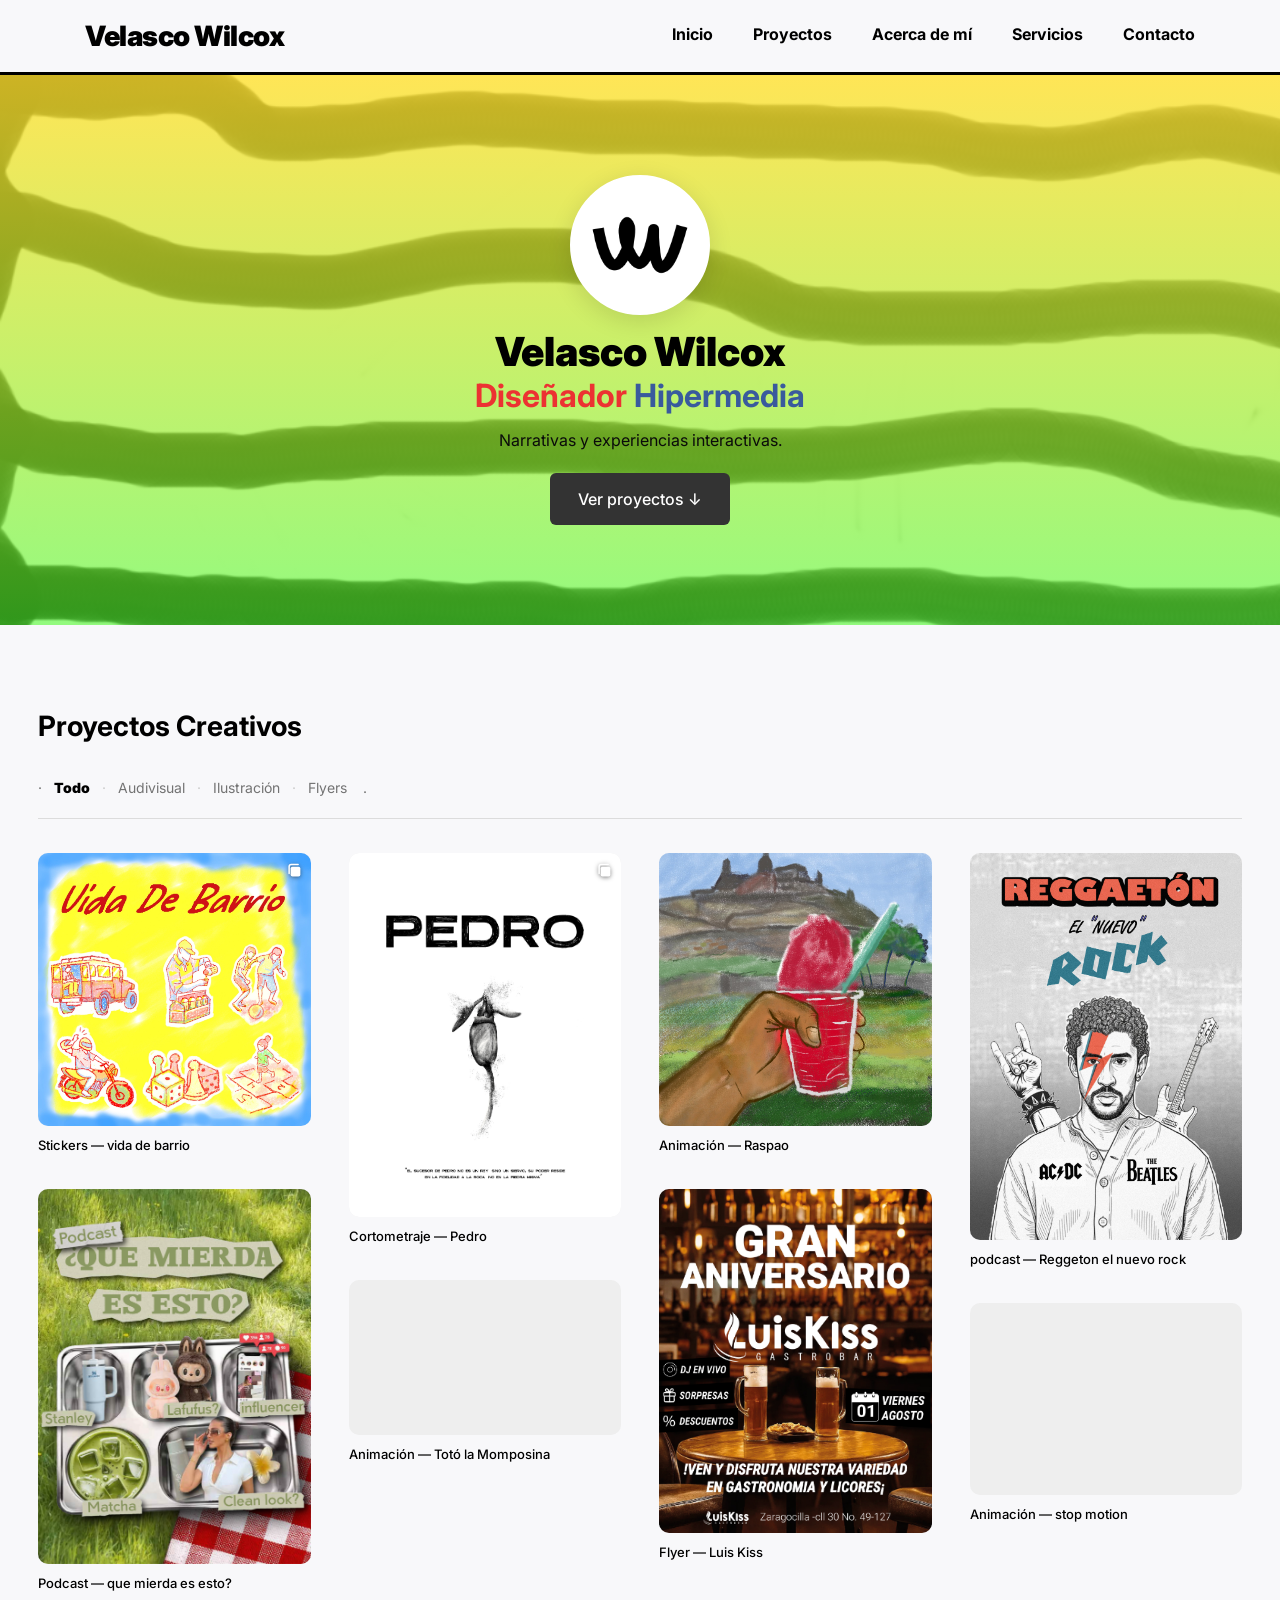
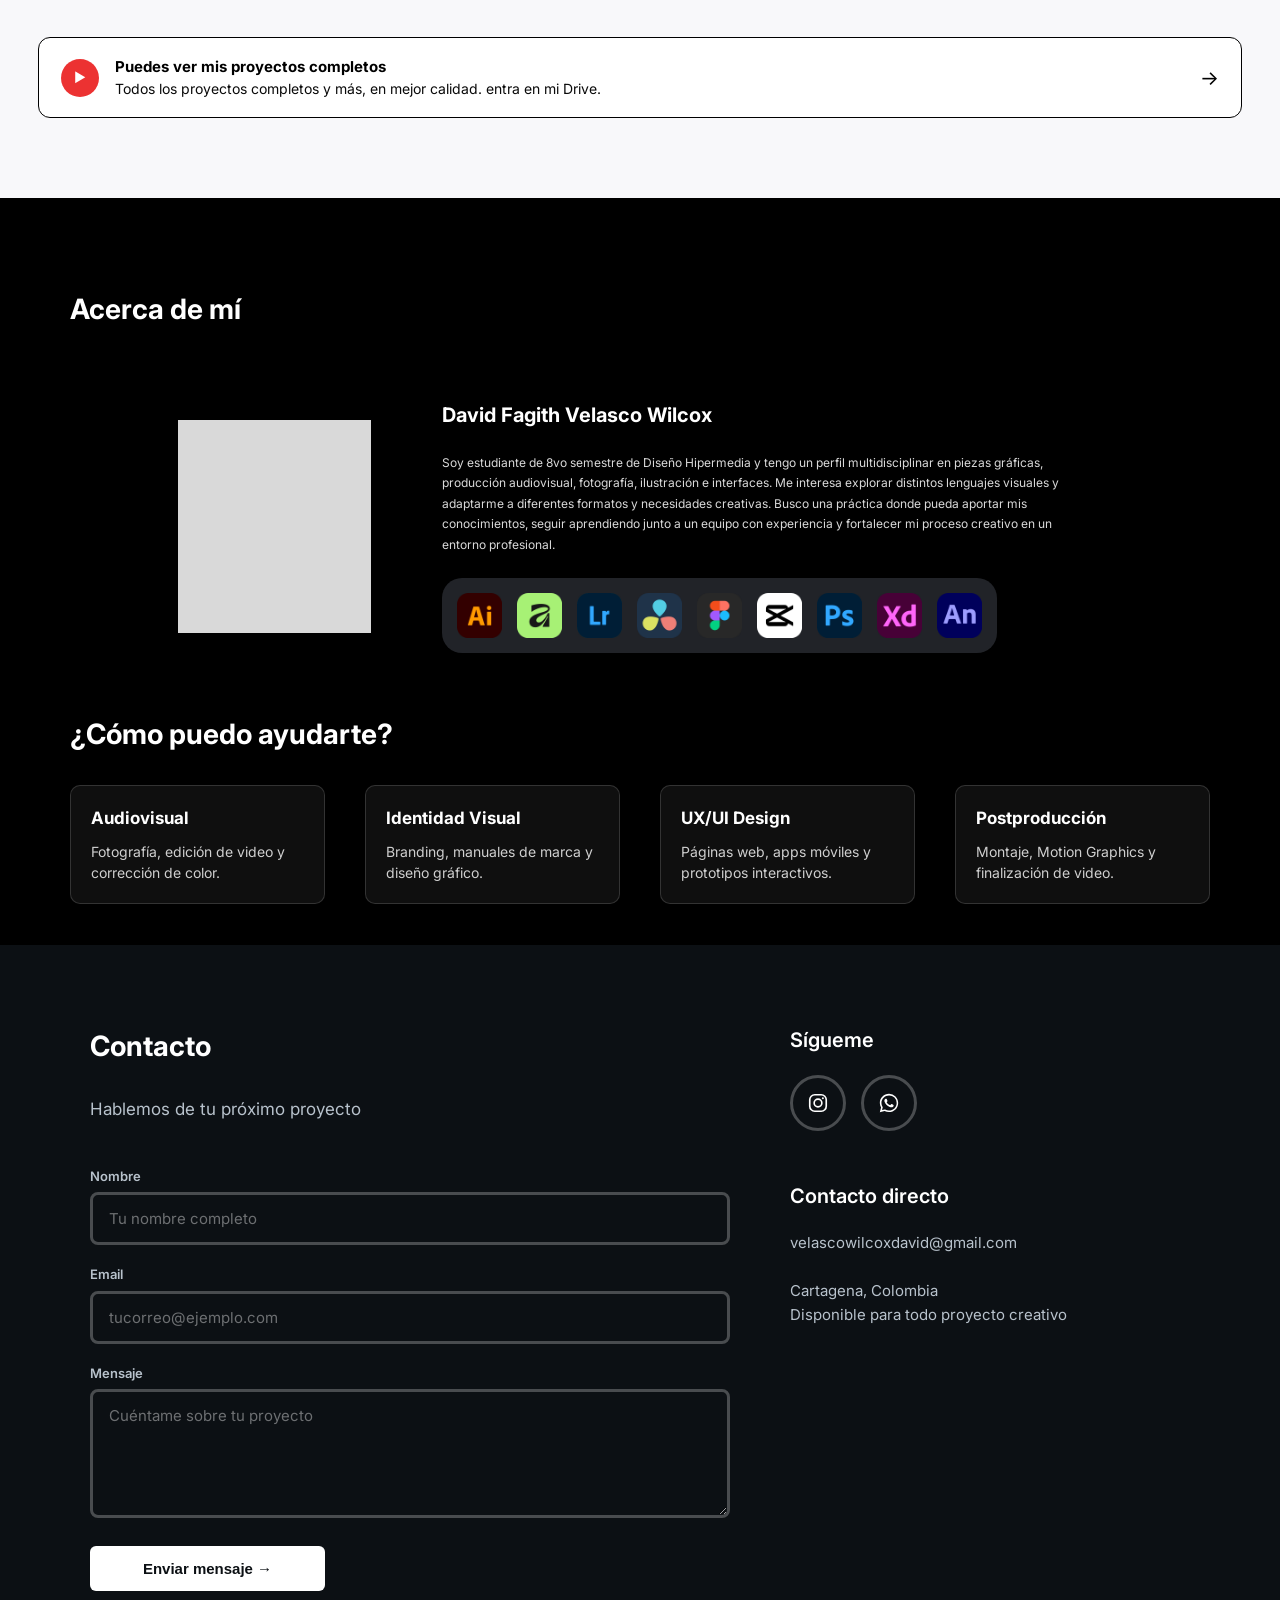
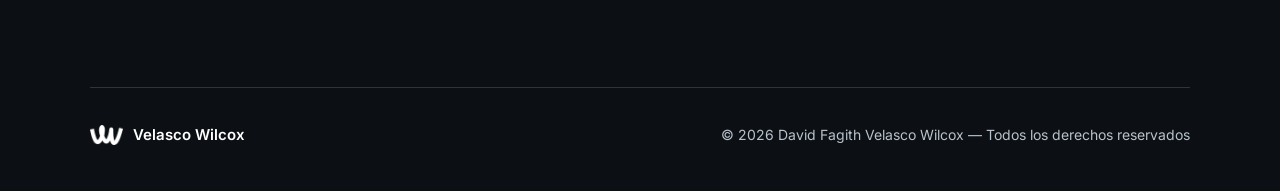
<file: index.html>
<!DOCTYPE html>
<html lang="es">
<head>
  <meta charset="UTF-8">
  <meta name="viewport" content="width=device-width, initial-scale=1.0">
  <meta name="description" content="Portafolio de David Velasco Wilcox, diseñador hipermedia especializado en fotografía, ilustración, diseño gráfico, producción audiovisual y diseño de interfaces.">
  <title>Velasco Wilcox — Portafolio</title>
  <link rel="icon" type="image/png" href="img/f/f logo.png">
  <link rel="preconnect" href="https://fonts.googleapis.com">
  <link href="https://fonts.googleapis.com/css2?family=Inter:wght@400;500;600;700;900&display=swap" rel="stylesheet">
  <link rel="stylesheet" href="style.css">

  <!-- Aplica el tema guardado antes de pintar, para evitar parpadeo -->
  <script>
    (function () {
      var saved = localStorage.getItem('vw-theme');
      if (saved === 'dark') document.documentElement.setAttribute('data-theme', 'dark');
    })();
  </script>

  
</head>
  <!-- Google Tag Manager -->
<script>(function(w,d,s,l,i){w[l]=w[l]||[];w[l].push({'gtm.start':
new Date().getTime(),event:'gtm.js'});var f=d.getElementsByTagName(s)[0],
j=d.createElement(s),dl=l!='dataLayer'?'&l='+l:'';j.async=true;j.src=
'https://www.googletagmanager.com/gtm.js?id='+i+dl;f.parentNode.insertBefore(j,f);
})(window,document,'script','dataLayer','GTM-M67WZMDH');</script>
<!-- End Google Tag Manager -->
  
<body>
  <!-- Google Tag Manager (noscript) -->
<noscript><iframe src="https://www.googletagmanager.com/ns.html?id=GTM-M67WZMDH"
height="0" width="0" style="display:none;visibility:hidden"></iframe></noscript>
<!-- End Google Tag Manager (noscript) -->

  <!-- 01 - Header / Nav -->
  <header class="nav" id="top">
    <div class="nav-inner">
      <a href="#" class="nav-logo">Velasco Wilcox</a>
      <nav class="nav-links" aria-label="Navegación principal">
        <a href="#" class="nav-link">Inicio</a>
        <a href="#proyectos" class="nav-link">Proyectos</a>
        <a href="#acerca-de-mi" class="nav-link">Acerca de mí</a>
        <a href="#servicios" class="nav-link">Servicios</a>
        <a href="#contacto" class="nav-link">Contacto</a>
      </nav>
      <button class="nav-toggle" aria-label="Abrir menú" aria-expanded="false">
        <span></span><span></span><span></span>
      </button>
    </div>
  </header>

  <!-- 02 - Hero -->
  <section class="hero">
    <button type="button" class="hero-photo" id="themeToggle" title="Cambiar tema claro/oscuro" aria-label="Cambiar tema claro/oscuro">
      <img src="img/f/f logo.png" alt="Retrato de David Velasco Wilcox">
    </button>
    <h1 class="hero-title">
      Velasco Wilcox
      <span class="hero-subtitle">
        <span class="hero-red">Diseñador</span> <span class="hero-blue">Hipermedia</span>
      </span>
    </h1>
    <p class="hero-tagline">Narrativas y experiencias interactivas.</p>
    <a href="#proyectos" class="btn-primary">Ver proyectos ↓</a>
  </section>

  <!-- 03 - Proyectos Creativos -->
  <section class="proyectos" id="proyectos">
    <div class="proyectos-inner">
      <h2 class="section-title big">Proyectos Creativos</h2>
      <div class="filtros" role="tablist" aria-label="Filtrar proyectos por categoría">
        <span class="filtros-label">·</span>
        <button class="filtro is-active" data-filter="todo" role="tab" aria-selected="true">Todo</button>
        <span class="filtros-sep">·</span>
        <button class="filtro" data-filter="audiovisual" role="tab" aria-selected="false">Audivisual</button>
        <span class="filtros-sep">·</span>
        <button class="filtro" data-filter="ilustracion" role="tab" aria-selected="false">Ilustración</button>
        <span class="filtros-sep">·</span>
        <button class="filtro" data-filter="flyers" role="tab" aria-selected="false">Flyers</button>

        <button class="filtro" data-filter="fotografia" role="tab" aria-selected="false">.</button>

      </div>

      <div class="grid" id="grid-proyectos">

        <a class="card" data-category="ilustracion" data-full-version="true" data-images="ilustraciones/stickers vdb/sticker vdb 01.webp,ilustraciones/stickers vdb/sticker vdb 02.webp,ilustraciones/stickers vdb/sticker vdb 03.webp" href="#" tabindex="0">
          <div class="card-img"><img src="ilustraciones/stickers vdb/sticker vdb 01.webp" alt="Stickers - vida de barrio" loading="lazy" decoding="async"></div>
          <p class="card-caption">Stickers — vida de barrio</p>
          <template class="card-full-caption">
            'Vida de Barrio' es una serie de stickers basados en la necesidad de llevar
            con uno ilustraciones basadas en las costumbres propias de los barrios cartageneros.
          </template>
        </a>

        <a class="card" data-category="audiovisual" data-full-version="true" data-images="cortos/pedro/portada pedro.jpg,cortos/pedro/cineestesia.jpeg,cortos/pedro/info.jpg" href="#" tabindex="0">
          <div class="card-img"><img src="cortos/pedro/portada pedro.jpg" alt="Audiovisual — corto - pedro" loading="lazy" decoding="async"></div>
          <p class="card-caption">Cortometraje — Pedro</p>
          <template class="card-full-caption">
            'PEDRO' es un cortometraje que busca retratar la fragilidad de la existencia humana
            frente al paso del tiempo y la fuerza del entorno. A través de la vida de un
            pescador de La Boquilla, se propone un viaje emocional donde la rutina, el mar y
            los manglares se convierten en metáforas del ciclo natural de pérdida y renacimiento.
            La intención es reflexionar sobre cómo los actos cotidianos pueden esconder
            historias de culpa, resiliencia y memoria; cómo el paisaje y el hombre se
            desvanecen juntos cuando la vida cambia de rumbo.
          </template>
        </a>

        <a class="card" data-category="audiovisual" data-full-version="true" href="#" tabindex="0">
          <div class="card-img"><img src="animacion/raspao.jpg" alt="Animación — Raspao" loading="lazy" decoding="async"></div>
          <p class="card-caption">Animación — Raspao</p>
          <template class="card-full-caption">
            'Raspao' es una animación breve el que muestra una escena cotidiana en cartagena, un raspao frente al castillo de sanfelipe.
          </template>
        </a>

        <a class="card" data-category="audiovisual" data-full-version="true" href="#" tabindex="0">
          <div class="card-img"><img src="podcasts/rnr/portada-p-rnr.png" alt="Audiovisual — podcast reggaetón el nuevo rock" loading="lazy" decoding="async"></div>
          <p class="card-caption">podcast — Reggeton el nuevo rock</p>
          <template class="card-full-caption"> 
            'Reggaetón el nuevo rock' es un podcast que explora la evolución del genero llevado de la mano del artista Bad Bunny y como se compara con el rock.</template>
        
        </a>

        <a class="card" data-category="audiovisual" data-full-version="true" href="#" tabindex="0">
          <div class="card-img"><img src="podcasts/qmee/portada-p-qmee.png" alt="Audiovisual — podcast - que mierda es esto?" loading="lazy" decoding="async"></div>
          <p class="card-caption">Podcast — que mierda es esto?</p>
          <template class="card-full-caption">
            '¿Que mierda es esto?' es un podcast que explora las tendencias absurdas, el por qué de su popularidad, su importacia y el verdadero impacto que tienen en la sociedad, la cultura y la economia.
          </template>
        </a>

        <a class="card" data-category="audiovisual" data-full-version="true" href="#" tabindex="0">
          <div class="card-img"><img src="animacion/toto.png" alt="Animación — Totó la Momposina" loading="lazy" decoding="async"></div>
          <p class="card-caption">Animación — Totó la Momposina</p>
          <template class="card-full-caption">
            Esta animación es un homenaje a la cantante Totó la Momposina, quien ha sido una figura importante en la música tradicional colombiana. la animación toma de inspiracion la canción "aguacero de mayo" y esta asistida en menor medidapor IA.
            </template>
        </a>

        <a class="card" data-category="flyers" href="#" tabindex="0">
          <div class="card-img"><img src="img/flyer-luiskiss.png" alt="Flyer — Luis Kiss" loading="lazy" decoding="async"></div>
          <p class="card-caption">Flyer — Luis Kiss</p>
          <template class="card-full-caption">
            Este flyer fue diseñado para promocionar el aniversario del gastro bar Luis Kiss.
          </template>
        </a>

        <a class="card" data-category="audiovisual" data-full-version="true" href="#" tabindex="0">
          <div class="card-img"><img src="animacion/stopmotion.jpg" alt="Animación — stop motion" loading="lazy" decoding="async"></div>
          <p class="card-caption">Animación — stop motion</p>
          <template class="card-full-caption">
            Esta animación es un breve proyecto que experimenta el uso de la técnica de stop motion para contar de manera diferente una historia.
          </template>
        </a>

      </div>
    </div>
    <a class="proyectos-banner" href="https://drive.google.com/drive/folders/1xDUrlDfhLggF1MHfmTQFwpKfj4TyKNNZ?usp=sharing" target="_blank" rel="noopener noreferrer">
      <span class="proyectos-banner-icon">▶</span>
      <span class="proyectos-banner-text">
        <strong>Puedes ver mis proyectos completos</strong>
        Todos los proyectos completos y más, en mejor calidad. entra en mi Drive.
      </span>
      <span class="proyectos-banner-arrow">→</span>
    </a>

  </section>

  <!-- 04 - Acerca de mí + Servicios  -->
  <section class="acerca" id="acerca-de-mi">
    <div class="acerca-inner">
      <h2 class="section-title light">Acerca de mí</h2>
      <div class="acerca-content">
        <div class="acerca-photo">
          <img src="img/f/foto perfil.png" alt="David Velasco Wilcox" loading="lazy" decoding="async">
        </div>
        <div class="acerca-text">
          <p class="acerca-nombre">David Fagith Velasco Wilcox</p>
          <p class="acerca-bio">
            Soy estudiante de 8vo semestre de Diseño Hipermedia y tengo un perfil multidisciplinar en piezas
            gráficas, producción audiovisual, fotografía, ilustración e interfaces. Me interesa explorar
            distintos lenguajes visuales y adaptarme a diferentes formatos y necesidades creativas. Busco una
            práctica donde pueda aportar mis conocimientos, seguir aprendiendo junto a un equipo con experiencia
            y fortalecer mi proceso creativo en un entorno profesional.
          </p>
          <div class="software-row">
            <img src="img/i/i ai1.png" alt="Adobe Illustrator" title="Adobe Illustrator" loading="lazy" decoding="async">
            <img src="img/i/i affinity1.png" alt="Affinity" title="Affinity" loading="lazy" decoding="async">
            <img src="img/i/i lr1.png" alt="Adobe Lightroom" title="Adobe Lightroom" loading="lazy" decoding="async">
            <img src="img/i/i davinci1.png" alt="DaVinci Resolve" title="DaVinci Resolve" loading="lazy" decoding="async">
            <img src="img/i/i figma1.png" alt="figma" title="figma" loading="lazy" decoding="async">
            <img src="img/i/i capcut1.png" alt="CapCut" title="CapCut" loading="lazy" decoding="async">
            <img src="img/i/i ps1.png" alt="Adobe Photoshop" title="Adobe Photoshop" loading="lazy" decoding="async">
            <img src="img/i/i xd1.png" alt="Adobe XD" title="Adobe XD" loading="lazy" decoding="async">
            <img src="img/i/i an1.png" alt="Adobe Animate" title="Adobe Animate" loading="lazy" decoding="async">
          </div>
        </div>
      </div>

      <h2 class="section-title light" id="servicios">¿Cómo puedo ayudarte?</h2>
      <div class="servicios-grid">
        <div class="servicio-card">
          <h3>Audiovisual</h3>
          <p>Fotografía, edición de video y corrección de color.</p>
        </div>
        <div class="servicio-card">
          <h3>Identidad Visual</h3>
          <p>Branding, manuales de marca y diseño gráfico.</p>
        </div>
        <div class="servicio-card">
          <h3>UX/UI Design</h3>
          <p>Páginas web, apps móviles y prototipos interactivos.</p>
        </div>
        <div class="servicio-card">
          <h3>Postproducción</h3>
          <p>Montaje, Motion Graphics y finalización de video.</p>
        </div>
      </div>
    </div>
  </section>

  <!-- 05 - Contacto + Footer -->
  <section class="contacto" id="contacto">
    <div class="contacto-inner">
      <div class="contacto-grid">
        <div class="contacto-form-col">
          <h2 class="section-title light">Contacto</h2>
          <p class="contacto-sub">Hablemos de tu próximo proyecto</p>

          <form class="contact-form" action="https://formspree.io/f/mnjwbwwd" method="POST" id="contactForm">
            <label for="nombre">Nombre</label>
            <input type="text" id="nombre" name="nombre" placeholder="Tu nombre completo" required>

            <label for="email">Email</label>
            <input type="email" id="email" name="email" placeholder="tucorreo@ejemplo.com" required>

            <label for="mensaje">Mensaje</label>
            <textarea id="mensaje" name="mensaje" rows="5" placeholder="Cuéntame sobre tu proyecto" required></textarea>

            <button type="submit" class="btn-light">Enviar mensaje →</button>
            <p class="form-status" id="formStatus" role="status" aria-live="polite"></p>
          </form>
        </div>

        <div class="contacto-info-col">
          <h3 class="contacto-heading">Sígueme</h3>
          <div class="social-icons">
            <a href="https://www.instagram.com/david_vw/" target="_blank" rel="noopener" class="icon-circle" aria-label="Instagram">
              <svg viewBox="0 0 24 24" width="22" height="22" fill="none" stroke="currentColor" stroke-width="1.8" stroke-linecap="round" stroke-linejoin="round">
                <rect x="3" y="3" width="18" height="18" rx="5.5"/>
                <circle cx="12" cy="12" r="4.2"/>
                <circle cx="17.3" cy="6.7" r="1.1" fill="currentColor" stroke="none"/>
              </svg>
            </a>
            <a href="https://wa.me/3135183989" target="_blank" rel="noopener" class="icon-circle" aria-label="WhatsApp">
              <svg viewBox="0 0 32 32" width="22" height="22" fill="currentColor">
                <path d="M16.001 2.667c-7.363 0-13.334 5.97-13.334 13.333 0 2.354.615 4.62 1.786 6.62L2.667 29.333l6.9-1.75a13.27 13.27 0 0 0 6.434 1.65h.006c7.363 0 13.334-5.97 13.334-13.333 0-3.563-1.388-6.913-3.907-9.432a13.246 13.246 0 0 0-9.433-3.801zm0 24.4h-.005a11.06 11.06 0 0 1-5.64-1.545l-.405-.24-4.096 1.04 1.093-3.99-.264-.41a11.043 11.043 0 0 1-1.69-5.922c0-6.106 4.968-11.073 11.078-11.073a11.02 11.02 0 0 1 7.834 3.245 11.006 11.006 0 0 1 3.24 7.837c-.003 6.106-4.972 11.058-11.145 11.058z"/>
                <path d="M22.024 18.617c-.331-.166-1.958-.966-2.262-1.076-.303-.11-.524-.166-.744.166-.221.331-.855 1.076-1.049 1.297-.193.221-.386.248-.717.083-.331-.166-1.397-.515-2.66-1.64-.983-.877-1.646-1.96-1.84-2.291-.193-.331-.02-.51.146-.675.15-.149.331-.386.497-.58.166-.193.221-.331.331-.552.11-.221.055-.414-.028-.58-.083-.166-.744-1.793-1.02-2.456-.269-.646-.542-.558-.744-.568l-.634-.012c-.221 0-.58.083-.883.414-.303.331-1.157 1.13-1.157 2.756 0 1.627 1.184 3.199 1.349 3.42.166.221 2.33 3.559 5.645 4.99.789.34 1.404.544 1.884.696.792.252 1.513.216 2.083.131.635-.095 1.958-.801 2.234-1.575.276-.773.276-1.436.193-1.575-.083-.14-.303-.221-.634-.386z"/>
              </svg>
            </a>
          </div>

          <h3 class="contacto-heading">Contacto directo</h3>
          <p class="contacto-directo">
            velascowilcoxdavid@gmail.com<br><br>
            Cartagena, Colombia<br>
            Disponible para todo proyecto creativo
          </p>
        </div>
      </div>

      <hr class="divider">

      <div class="footer-row">
        <div class="footer-brand">
          <img src="img/f/f logo b.png" alt="Logo Velasco Wilcox" loading="lazy" decoding="async">
          <span>Velasco Wilcox</span>
        </div>
        <p class="footer-copy">© 2026 David Fagith Velasco Wilcox — Todos los derechos reservados</p>
      </div>
    </div>
  </section>

  <!-- Modal de proyecto -->
  <div class="modal-overlay" id="modalOverlay">
    <div class="modal" role="dialog" aria-modal="true" aria-labelledby="modalCaption">
      <button class="modal-close" id="modalClose" aria-label="Cerrar">×</button>
      <div class="modal-media">
        <div class="carousel-track" id="carouselTrack"></div>

        <button class="carousel-arrow carousel-prev" id="carouselPrev" aria-label="Imagen anterior">‹</button>
        <button class="carousel-arrow carousel-next" id="carouselNext" aria-label="Siguiente imagen">›</button>

        <div class="carousel-dots" id="carouselDots"></div>
        <span class="carousel-count" id="carouselCount"></span>
      </div>
      <div class="modal-body">
        <div class="modal-header">
          <div class="modal-user">
            <strong>velasco_wilcox</strong>
            <span>Portafolio</span>
          </div>
        </div>
        <p class="modal-caption" id="modalCaption"></p>
        <a class="modal-full-link" id="modalFullLink" href="#" target="_blank" rel="noopener noreferrer" hidden>
          <span class="modal-full-link-icon">▶</span>
          <span class="modal-full-link-text">
            <strong>Mira el proyecto completo</strong>
            Aquí solo se muestra un adelanto — la versión completa y en mejor calidad está en mi Drive.
          </span>
          <span class="modal-full-link-arrow">→</span>
        </a>
      </div>
    </div>
  </div>

  <script src="script.js"></script>
</body>
</html>
</file>
<file: style.css>
:root {
  --rojo: #ec3232;
  --azul: #395a9d;
  --negro: #000000;
  --gris-texto: #0a0a0a;
  --hero-bg: #ededed;
  --proyectos-bg: #f8f8fa;
  --dark-bg: #000000;
  --dark-bg-2: #0C1014;
  --blanco: #ffffff;
}

* { margin: 0; padding: 0; box-sizing: border-box; }

body {
  font-family: 'Inter', sans-serif;
  color: var(--negro);
  line-height: 1.5;
  scroll-behavior: smooth;
  -webkit-font-smoothing: antialiased;
  padding-top: var(--nav-h, 84px);
}

[id] { scroll-margin-top: var(--nav-h, 84px); }

img { display: block; max-width: 100%; }

a { text-decoration: none; color: inherit; }

/* ---------- 01 Header / Nav ---------- */
.nav {
  background: var(--proyectos-bg);
  border-bottom: 3px solid var(--negro);
  position: fixed;
  top: 0;
  left: 0;
  right: 0;
  width: 100%;
  z-index: 1000;
  transform: translateY(0);
  transition: transform 0.45s cubic-bezier(0.22, 1, 0.36, 1);
  will-change: transform;
}

.nav.nav--hidden {
  transform: translateY(-100%);
}

.nav-inner {
  max-width: 1400px;
  margin: 0 auto;
  padding: 15px 85px 15px;
  display: flex;
  align-items: center;
  justify-content: space-between;
}

.nav-logo {
  font-family: inherit;
  background: none;
  border: none;
  padding: 0;
  font-weight: 900;
  font-size: 28px;
  color: var(--negro);
  letter-spacing: -0.5px;
  cursor: pointer;
  transition: color 0.25s ease;
}

.nav-logo:hover { color: var(--rojo); }

.nav-links {
  display: flex;
  align-items: center;
  gap: 40px;
}

.nav-link {
  position: relative;
  font-weight: 700;
  font-size: 16px;
  color: var(--negro);
  padding-bottom: 4px;
  transition: color 0.25s ease;
}

.nav-link::after {
  content: "";
  position: absolute;
  left: 0;
  bottom: -2px;
  width: 100%;
  height: 2px;
  background: var(--azul);
  transform: scaleX(0);
  transform-origin: right;
  transition: transform 0.3s ease;
}

.nav-link:hover { color: var(--azul); }
.nav-link:hover::after { transform: scaleX(1); transform-origin: left; }

.nav-toggle {
  display: none;
  flex-direction: column;
  gap: 5px;
  background: none;
  border: none;
  cursor: pointer;
  padding: 4px;
}

.nav-toggle span {
  width: 26px;
  height: 3px;
  background: var(--negro);
  border-radius: 2px;
}

/* ---------- 02 Hero ---------- */
.hero {
  background-image:
    linear-gradient(rgba(255, 223, 44, 0.801), #4cf72a9a),
    url('img/f/oo.gif');
  background-size: cover;
  background-position: center;
  background-repeat: no-repeat;
  min-height: 498px;
  display: flex;
  flex-direction: column;
  align-items: center;
  justify-content: center;
  gap: 15px;
  padding: 100px 20px;
  text-align: center;
  position: relative;
}

.hero-photo {
  width: 140px;
  height: 140px;
  border-radius: 70px;
  overflow: hidden;
  background: var(--blanco);
  border: 4px solid var(--blanco);
  box-shadow: 0 6px 24px rgba(0,0,0,0.12);
  padding: 0;
  display: block;
  cursor: pointer;
  transition: transform 0.2s ease;
}

.hero-photo:hover { transform: scale(1.04); }

.hero-photo img { width: 100%; height: 100%; object-fit: cover; }

.hero-title {
  font-weight: 900;
  font-size: 40px;
  color: var(--negro);
  line-height: 1.1;
}

.hero-subtitle {
  display: block;
  font-weight: 700;
  font-size: 32px;
  margin-top: 4px;
}

.hero-red { color: var(--rojo); }
.hero-blue { color: var(--azul); }

.hero-tagline {
  color: var(--gris-texto);
  font-size: 16px;
  font-weight: 400;
}

.btn-primary {
  display: inline-block;
  background: #333333;
  color: var(--blanco);
  font-weight: 500;
  font-size: 16px;
  padding: 14px 28px;
  border-radius: 6px;
  margin-top: 6px;
  transition: background 0.25s ease, transform 0.2s ease;
}

.btn-primary:hover { background: var(--negro); transform: translateY(-2px); }


/* ---------- 03 Proyectos Creativos ---------- */
.proyectos {
  background: var(--proyectos-bg);
  padding: 80px 38px;
}

.proyectos-inner { max-width: 1400px; margin: 0 auto; }

.section-title {
  font-weight: 700;
  font-size: 20px;
  color: var(--negro);
  margin-bottom: 20px;
}

.section-title.light { color: var(--blanco); font-size: 28px; margin-bottom: 30px; }
.section-title.big { font-size: 28px; margin-bottom: 30px; }

/* Banner de "proyectos completos" al final de la grilla: mismo link de
   siempre, pero con más presencia visual que un simple texto subrayado. */
.proyectos-banner {
  display: flex;
  align-items: center;
  gap: 16px;
  margin-top: 44px;
  padding: 18px 22px;
  background: var(--blanco);
  border: 1.5px solid var(--negro);
  border-radius: 12px;
  transition: transform 0.2s ease, box-shadow 0.2s ease;
}

.proyectos-banner:hover {
  transform: translateY(-2px);
  box-shadow: 0 8px 20px rgba(0,0,0,0.12);
}

.proyectos-banner-icon {
  flex: 0 0 auto;
  display: flex;
  align-items: center;
  justify-content: center;
  width: 38px;
  height: 38px;
  border-radius: 50%;
  background: var(--rojo);
  color: var(--blanco);
  font-size: 13px;
}

.proyectos-banner-text {
  flex: 1 1 auto;
  display: flex;
  flex-direction: column;
  gap: 2px;
  font-size: 14px;
  color: var(--gris-texto);
  line-height: 1.4;
}

.proyectos-banner-text strong { font-size: 15px; color: var(--negro); }

.proyectos-banner-arrow {
  flex: 0 0 auto;
  font-size: 20px;
  color: var(--negro);
  transition: transform 0.2s ease;
}

.proyectos-banner:hover .proyectos-banner-arrow { transform: translateX(4px); }

.filtros {
  font-size: 14px;
  color: #737373;
  margin-bottom: 34px;
  padding-bottom: 20px;
  border-bottom: 1px solid #dcdcdc;
  display: flex;
  align-items: center;
  gap: 8px;
  flex-wrap: wrap;
}

.filtro {
  background: none;
  border: none;
  font-family: inherit;
  font-size: 14px;
  color: #737373;
  cursor: pointer;
  padding: 2px 4px;
  transition: color 0.2s ease;
}

.filtro:hover { color: var(--negro); }

.filtro.is-active {
  color: var(--negro);
  font-weight: 900;
}

.filtros-sep { color: #cccccc; }

.grid {
  display: flex;
  align-items: flex-start;
  gap: 38px;
}

.grid-col {
  display: flex;
  flex-direction: column;
  gap: 34px;
  flex: 1;
  min-width: 0;
}

.card {
  display: block;
  width: 100%;
  cursor: pointer;
  transition: transform 0.25s ease;
}

.card:hover {
  transform: translateY(-4px);
}

.card-img {
  border-radius: 10px;
  overflow: hidden;
  margin-bottom: 10px;
  background: #eeeeee;
}

.card-img img { width: 100%; height: auto; display: block; object-fit: contain; }

.card-caption {
  font-size: 13px;
  font-weight: 500;
  color: var(--negro);
}

.card.is-hidden { display: none; }

/* ---------- 04 Acerca de mí + Servicios ---------- */
.acerca {
  background: var(--dark-bg);
  padding: 90px 70px 26px;
}

.acerca-inner { max-width: 1400px; margin: 0 auto; }

.acerca-content {
  display: flex;
  align-items: center;
  justify-content: center;
  gap: 71px;
  padding: 40px 0 60px;
  flex-wrap: wrap;
}

.acerca-photo {
  width: 193px;
  height: 213px;
  border-radius: 0;
  overflow: hidden;
  flex-shrink: 0;
  background: #d9d9d9;
}

.acerca-photo img { width: 100%; height: 100%; object-fit: cover; }

.acerca-text {
  flex: 0 1 660px;
  min-width: 280px;
  display: flex;
  flex-direction: column;
  gap: 23px;
}

.acerca-nombre {
  font-weight: 700;
  font-size: 20px;
  color: var(--blanco);
}

.acerca-bio {
  font-size: 12px;
  line-height: 1.7;
  color: rgba(255,255,255,0.85);
  max-width: 628px;
}

.software-row {
  display: flex;
  align-items: center;
  gap: 15px;
  background: #212328;
  padding: 15px;
  border-radius: 20px;
  flex-wrap: wrap;
  width: fit-content;
}

.software-row img {
  width: 45px;
  height: 45px;
  border-radius: 8px;
  object-fit: cover;
  transition: transform 0.2s ease;
}

.software-row img:hover { transform: scale(1.1); }

.servicios-grid {
  display: grid;
  grid-template-columns: repeat(4, 1fr);
  gap: 40px;
  padding-bottom: 15px;
}

.servicio-card {
  background: rgba(255,255,255,0.06);
  border: 1px solid rgba(255,255,255,0.15);
  border-radius: 10px;
  padding: 20px;
  display: flex;
  flex-direction: column;
  gap: 10px;
  transition: background 0.25s ease, transform 0.25s ease;
}

.servicio-card:hover {
  background: rgba(255,255,255,0.1);
  transform: translateY(-4px);
}

.servicio-card h3 {
  font-weight: 700;
  font-size: 17px;
  color: var(--blanco);
}

.servicio-card p {
  font-weight: 400;
  font-size: 14px;
  color: rgba(255,255,255,0.8);
}

/* ---------- 05 Contacto + Footer ---------- */
.contacto {
  background: var(--dark-bg-2);
  padding: 80px 90px 40px;
}

.contacto-inner { max-width: 1400px; margin: 0 auto; }

.contacto-grid {
  display: grid;
  grid-template-columns: 1.6fr 1fr;
  gap: 60px;
}

.contacto-sub {
  color: #b8c2cc;
  font-size: 17px;
  margin-bottom: 30px;
}

.contact-form {
  display: flex;
  flex-direction: column;
  gap: 6px;
  max-width: 760px;
}

.contact-form label {
  color: #b8c2cc;
  font-weight: 600;
  font-size: 13px;
  margin-top: 14px;
}

.contact-form input,
.contact-form textarea {
  background: transparent;
  border: 3px solid rgba(255,255,255,0.25);
  border-radius: 8px;
  padding: 14px 16px;
  color: var(--blanco);
  font-family: inherit;
  font-size: 15px;
  transition: border-color 0.25s ease;
}

.contact-form input::placeholder,
.contact-form textarea::placeholder { color: rgba(255,255,255,0.4); }

.contact-form input:focus,
.contact-form textarea:focus {
  outline: none;
  border-color: var(--blanco);
}

.contact-form textarea { resize: vertical; min-height: 120px; }

.btn-light {
  margin-top: 22px;
  background: var(--blanco);
  color: var(--dark-bg-2);
  font-weight: 600;
  font-size: 15px;
  border: none;
  border-radius: 6px;
  padding: 14px 24px;
  width: 235px;
  cursor: pointer;
  transition: transform 0.2s ease, background 0.2s ease;
}

.btn-light:hover { background: #e8e8e8; transform: translateY(-2px); }

.form-status {
  margin-top: 12px;
  font-size: 13px;
  color: #b8c2cc;
  min-height: 18px;
}

.contacto-heading {
  color: var(--blanco);
  font-weight: 600;
  font-size: 20px;
  margin-bottom: 20px;
}

.contacto-info-col .contacto-heading:nth-of-type(2) { margin-top: 50px; }

.social-icons {
  display: flex;
  gap: 15px;
  margin-bottom: 10px;
}

.icon-circle {
  width: 56px;
  height: 56px;
  border-radius: 28px;
  border: 3px solid rgba(255,255,255,0.25);
  display: flex;
  align-items: center;
  justify-content: center;
  color: var(--blanco);
  font-weight: 600;
  font-size: 13px;
  transition: background 0.25s ease, border-color 0.25s ease, transform 0.2s ease;
}

.icon-circle:hover {
  background: var(--azul);
  border-color: var(--azul);
  transform: translateY(-3px);
}

.contacto-directo {
  color: #b8c2cc;
  font-size: 15px;
  line-height: 1.6;
  margin-top: 16px;
}

.divider {
  border: none;
  border-top: 1px solid rgba(255,255,255,0.15);
  margin: 60px 0 30px;
}

.footer-row {
  display: flex;
  align-items: center;
  justify-content: space-between;
  flex-wrap: wrap;
  gap: 16px;
}

.footer-brand {
  display: flex;
  align-items: center;
  gap: 10px;
}

.footer-brand img { width: 33px; height: 33px; object-fit: contain; }

.footer-brand span {
  color: var(--blanco);
  font-weight: 600;
  font-size: 15px;
}

.footer-copy {
  color: #b8c2cc;
  font-size: 14px;
}

/* ---------- Modal (tipo Instagram) ---------- */
.modal-overlay {
  position: fixed;
  inset: 0;
  background: rgba(0,0,0,0.75);
  display: none;
  align-items: center;
  justify-content: center;
  z-index: 2000;
  padding: 20px;
}

.modal-overlay.is-open { display: flex; }

.modal {
  background: var(--blanco);
  border-radius: 10px;
  overflow: hidden;
  max-width: 935px;
  width: auto;
  max-height: 90vh;
  display: flex;
  position: relative;
  transition: width 0.25s ease;
}

.modal-close {
  position: absolute;
  top: 12px;
  right: 16px;
  background: rgba(0,0,0,0.5);
  color: var(--blanco);
  border: none;
  border-radius: 50%;
  width: 32px;
  height: 32px;
  font-size: 20px;
  line-height: 1;
  cursor: pointer;
  z-index: 2;
}

.modal-media {
  flex: 0 0 auto;
  background: #000;
  display: flex;
  align-items: center;
  justify-content: center;
  width: min(700px, 90vw);
  height: min(500px, 70vh);
  min-width: 0;
  position: relative;
  overflow: hidden;
  transition: width 0.25s ease, height 0.25s ease;
}

/* ---------- Carrusel dentro del modal ---------- */
.carousel-track {
  display: flex;
  width: 100%;
  height: 100%;
  transition: transform 0.35s ease;
  touch-action: pan-y;
}

.carousel-slide {
  position: relative;
  flex: 0 0 100%;
  width: 100%;
  height: 100%;
  display: flex;
  align-items: center;
  justify-content: center;
}

.carousel-slide img,
.carousel-slide video {
  width: 100%;
  height: 100%;
  object-fit: contain;
  user-select: none;
  -webkit-user-drag: none;
  touch-action: none;
}

.carousel-slide video { cursor: pointer; background: #000; }

/* Ícono de play/pausa que aparece sobre el video, estilo Instagram */
.video-state-icon {
  position: absolute;
  inset: 0;
  display: flex;
  align-items: center;
  justify-content: center;
  pointer-events: none;
  opacity: 0;
  transition: opacity 0.2s ease;
}

.video-state-icon svg {
  width: 56px;
  height: 56px;
  filter: drop-shadow(0 2px 10px rgba(0,0,0,0.55));
}

.carousel-slide.is-paused .video-state-icon { opacity: 1; }

/* Botón de silenciar/activar sonido */
.video-mute-toggle {
  position: absolute;
  bottom: 14px;
  right: 14px;
  width: 32px;
  height: 32px;
  border-radius: 50%;
  border: none;
  background: rgba(0,0,0,0.55);
  color: var(--blanco);
  display: flex;
  align-items: center;
  justify-content: center;
  cursor: pointer;
  z-index: 3;
  transition: background 0.2s ease;
}

.video-mute-toggle:hover { background: rgba(0,0,0,0.75); }
.video-mute-toggle svg { width: 16px; height: 16px; }

/* Botón para ampliar el video (pantalla completa) */
.video-expand {
  position: absolute;
  top: 12px;
  right: 16px;
  width: 32px;
  height: 32px;
  border-radius: 50%;
  border: none;
  background: rgba(0,0,0,0.55);
  color: var(--blanco);
  display: flex;
  align-items: center;
  justify-content: center;
  cursor: pointer;
  z-index: 3;
  transition: background 0.2s ease;
}

.video-expand:hover { background: rgba(0,0,0,0.75); }
.video-expand svg { width: 16px; height: 16px; }

/* Barra de duración del video: solo visual, sin interacción (no pesa) */
.video-progress {
  position: absolute;
  left: 0;
  right: 0;
  bottom: 0;
  height: 4px;
  background: rgba(0,0,0,0.35);
  pointer-events: none;
  z-index: 2;
}

.video-progress-fill {
  height: 100%;
  width: 0%;
  background: var(--blanco);
}

.carousel-arrow {
  position: absolute;
  top: 50%;
  transform: translateY(-50%);
  background: rgba(255,255,255,0.35);
  color: var(--negro);
  border: none;
  border-radius: 50%;
  width: 26px;
  height: 26px;
  font-size: 16px;
  line-height: 1;
  cursor: pointer;
  display: flex;
  align-items: center;
  justify-content: center;
  z-index: 2;
  opacity: 0.7;
  backdrop-filter: blur(2px);
  transition: background 0.2s ease, opacity 0.2s ease;
}

.carousel-arrow:hover { background: rgba(255,255,255,0.65); opacity: 1; }

.carousel-arrow.is-hidden { display: none; }

.carousel-prev { left: 10px; }
.carousel-next { right: 10px; }

.carousel-dots {
  position: absolute;
  bottom: 14px;
  left: 0;
  right: 0;
  display: flex;
  align-items: center;
  justify-content: center;
  gap: 6px;
  z-index: 2;
}

.carousel-dot {
  width: 6px;
  height: 6px;
  border-radius: 50%;
  background: rgba(255,255,255,0.5);
  border: none;
  padding: 0;
  cursor: pointer;
  transition: background 0.2s ease, transform 0.2s ease;
}

.carousel-dot.is-active {
  background: var(--blanco);
  transform: scale(1.3);
}

.carousel-count {
  position: absolute;
  top: 12px;
  left: 16px;
  background: rgba(0,0,0,0.5);
  color: var(--blanco);
  font-size: 12px;
  padding: 3px 9px;
  border-radius: 12px;
  z-index: 2;
}

.carousel-count.is-hidden { display: none; }

/* Ícono de "varias fotos" sobre la miniatura del grid, estilo Instagram */
.card-img {
  position: relative;
}

.card-img .card-stack-icon {
  position: absolute;
  top: 8px;
  right: 8px;
  width: 18px;
  height: 18px;
  filter: drop-shadow(0 1px 2px rgba(0,0,0,0.5));
  z-index: 1;
}

.modal-body {
  flex: 0 0 300px;
  display: flex;
  flex-direction: column;
  padding: 16px;
  min-width: 260px;
  max-width: 300px;
  overflow-y: auto;
}

.modal-header {
  display: flex;
  align-items: center;
  gap: 10px;
  padding-bottom: 12px;
  border-bottom: 1px solid #eee;
}

.modal-avatar {
  width: 36px;
  height: 36px;
  border-radius: 50%;
  overflow: hidden;
}

.modal-avatar img { width: 100%; height: 100%; object-fit: cover; }

.modal-user { display: flex; flex-direction: column; line-height: 1.2; }
.modal-user strong { font-size: 14px; }
.modal-user span { font-size: 12px; color: #737373; }

.modal-actions {
  display: flex;
  gap: 14px;
  padding: 14px 0;
  font-size: 20px;
  border-bottom: 1px solid #eee;
}

.modal-caption {
  padding-top: 14px;
  font-size: 14px;
  color: var(--negro);
}

/* Aviso "ver proyecto completo" dentro del modal — solo aparece en las
   cards marcadas con data-full-version="true" (ver script.js) */
.modal-full-link {
  display: flex;
  align-items: center;
  gap: 10px;
  margin-top: 14px;
  padding: 12px;
  background: #f4f4f4;
  border-radius: 10px;
  transition: background 0.2s ease;
}

.modal-full-link:hover { background: #ececec; }

.modal-full-link[hidden] { display: none; }

.modal-full-link-icon {
  flex: 0 0 auto;
  display: flex;
  align-items: center;
  justify-content: center;
  width: 30px;
  height: 30px;
  border-radius: 50%;
  background: var(--rojo);
  color: var(--blanco);
  font-size: 11px;
}

.modal-full-link-text {
  flex: 1 1 auto;
  display: flex;
  flex-direction: column;
  gap: 1px;
  font-size: 12.5px;
  line-height: 1.35;
  color: var(--gris-texto);
}

.modal-full-link-text strong { font-size: 13px; color: var(--negro); }

.modal-full-link-arrow {
  flex: 0 0 auto;
  font-size: 16px;
  color: var(--negro);
  transition: transform 0.2s ease;
}

.modal-full-link:hover .modal-full-link-arrow { transform: translateX(3px); }

/* ---------- Responsive ---------- */
@media (max-width: 1024px) {
  .nav-inner { padding: 18px 32px; }
  .proyectos { padding: 60px 30px; }
  .acerca { padding: 70px 32px 26px; }
  .contacto { padding: 60px 32px 40px; }
  .grid { gap: 30px; }
  .servicios-grid { grid-template-columns: repeat(2, 1fr); }
  .contacto-grid { grid-template-columns: 1fr; }
  .acerca-content { gap: 32px; }
}

@media (max-width: 768px) {
  .modal-overlay { padding: 8px; }
  .nav-links {
    display: none;
    position: absolute;
    top: 100%;
    left: 0;
    right: 0;
    background: var(--proyectos-bg);
    flex-direction: column;
    align-items: flex-start;
    gap: 18px;
    padding: 24px 32px 28px;
    border-bottom: 3px solid var(--negro);
  }
  .nav-links.is-open { display: flex; }
  .nav-toggle { display: flex; }

  .hero-title { font-size: 32px; }
  .hero-subtitle { font-size: 24px; }

  .proyectos { padding-left: 8px; padding-right: 8px; }
  .grid { gap: 8px; }
  .grid-col { gap: 8px; }

  .acerca-content { flex-direction: column; align-items: flex-start; padding-bottom: 24px; }
  .servicios-grid { grid-template-columns: 1fr; }
  .modal {
    flex-direction: column;
    max-height: 95vh;
    overflow-y: auto;
    width: 100% !important;
    align-items: center;
  }
  .modal-media { max-width: 100%; }
  .modal-body { flex: 1 1 auto; max-width: none; width: 100%; }
  .carousel-arrow { display: none !important; }

  /* Íconos de software: cuadrícula 3x3, alineada a la izquierda igual que la foto de perfil */
  .software-row {
    display: grid;
    grid-template-columns: repeat(3, 1fr);
    width: 100%;
    max-width: 260px;
    justify-content: start;
    margin: 0;
  }
  .software-row img { width: 100%; height: auto; aspect-ratio: 1 / 1; }
}

@media (max-width: 480px) {
  .proyectos { padding-left: 7px; padding-right: 7px; }
  .grid { gap: 7px; }
  .grid-col { gap: 7px; }
  .hero { padding: 70px 20px; }
}


/* ---------- Tema oscuro ---------- */
body, .nav, .hero, .proyectos, .card-caption, .btn-primary,
.filtro, .filtros-label, .filtros-sep, .section-title, .nav-logo, .nav-link,
.modal, .modal-user strong, .modal-user span, .modal-caption, .modal-header,
.modal-full-link, .proyectos-banner {
  transition: background-color 0.3s ease, color 0.3s ease, border-color 0.3s ease;
}

html[data-theme="dark"] body { background: var(--dark-bg-2); }

html[data-theme="dark"] .nav {
  background: var(--dark-bg-2);
  border-bottom-color: rgba(255,255,255,0.15);
}

html[data-theme="dark"] .nav-logo,
html[data-theme="dark"] .nav-link { color: var(--blanco); }

html[data-theme="dark"] .nav-logo:hover { color: var(--rojo); }
html[data-theme="dark"] .nav-link:hover { color: var(--azul); }

html[data-theme="dark"] .nav-toggle span { background: var(--blanco); }

html[data-theme="dark"] .nav-links { background: var(--dark-bg-2); }

html[data-theme="dark"] .hero {
  background-image:
    linear-gradient(rgba(0,0,0,0.6), rgba(0,0,0,0.6)),
    url('img/f/oo.gif');
}

html[data-theme="dark"] .hero-title { color: var(--blanco); }
html[data-theme="dark"] .hero-tagline { color: rgba(255,255,255,0.75); }

html[data-theme="dark"] .btn-primary { background: var(--blanco); color: var(--dark-bg-2); }
html[data-theme="dark"] .btn-primary:hover { background: #e8e8e8; }

html[data-theme="dark"] .proyectos { background: var(--dark-bg-2); }

html[data-theme="dark"] .section-title { color: var(--blanco); }

html[data-theme="dark"] .filtros-label,
html[data-theme="dark"] .filtro { color: #a4a6aa; }
html[data-theme="dark"] .filtro:hover,
html[data-theme="dark"] .filtro.is-active { color: var(--blanco); }
html[data-theme="dark"] .filtros-sep { color: rgba(255,255,255,0.2); }
html[data-theme="dark"] .filtros { border-bottom-color: rgba(255,255,255,0.15); }

html[data-theme="dark"] .card-img { background: #2c2d35; }
html[data-theme="dark"] .card-caption { color: var(--blanco); }

html[data-theme="dark"] .modal { background: #212228; }
html[data-theme="dark"] .modal-header { border-bottom-color: rgba(255,255,255,0.12); }
html[data-theme="dark"] .modal-user strong { color: var(--blanco); }
html[data-theme="dark"] .modal-user span { color: #8d97a6; }
html[data-theme="dark"] .modal-caption { color: var(--blanco); }
html[data-theme="dark"] .modal-close { background: rgba(255,255,255,0.15); }

html[data-theme="dark"] .modal-full-link { background: rgba(255,255,255,0.06); }
html[data-theme="dark"] .modal-full-link:hover { background: rgba(255,255,255,0.1); }
html[data-theme="dark"] .modal-full-link-text { color: #c2c5cc; }
html[data-theme="dark"] .modal-full-link-text strong,
html[data-theme="dark"] .modal-full-link-arrow { color: var(--blanco); }

html[data-theme="dark"] .proyectos-banner {
  background: #1a1b20;
  border-color: rgba(255,255,255,0.25);
}
html[data-theme="dark"] .proyectos-banner-text { color: #c2c5cc; }
html[data-theme="dark"] .proyectos-banner-text strong,
html[data-theme="dark"] .proyectos-banner-arrow { color: var(--blanco); }
</file>
